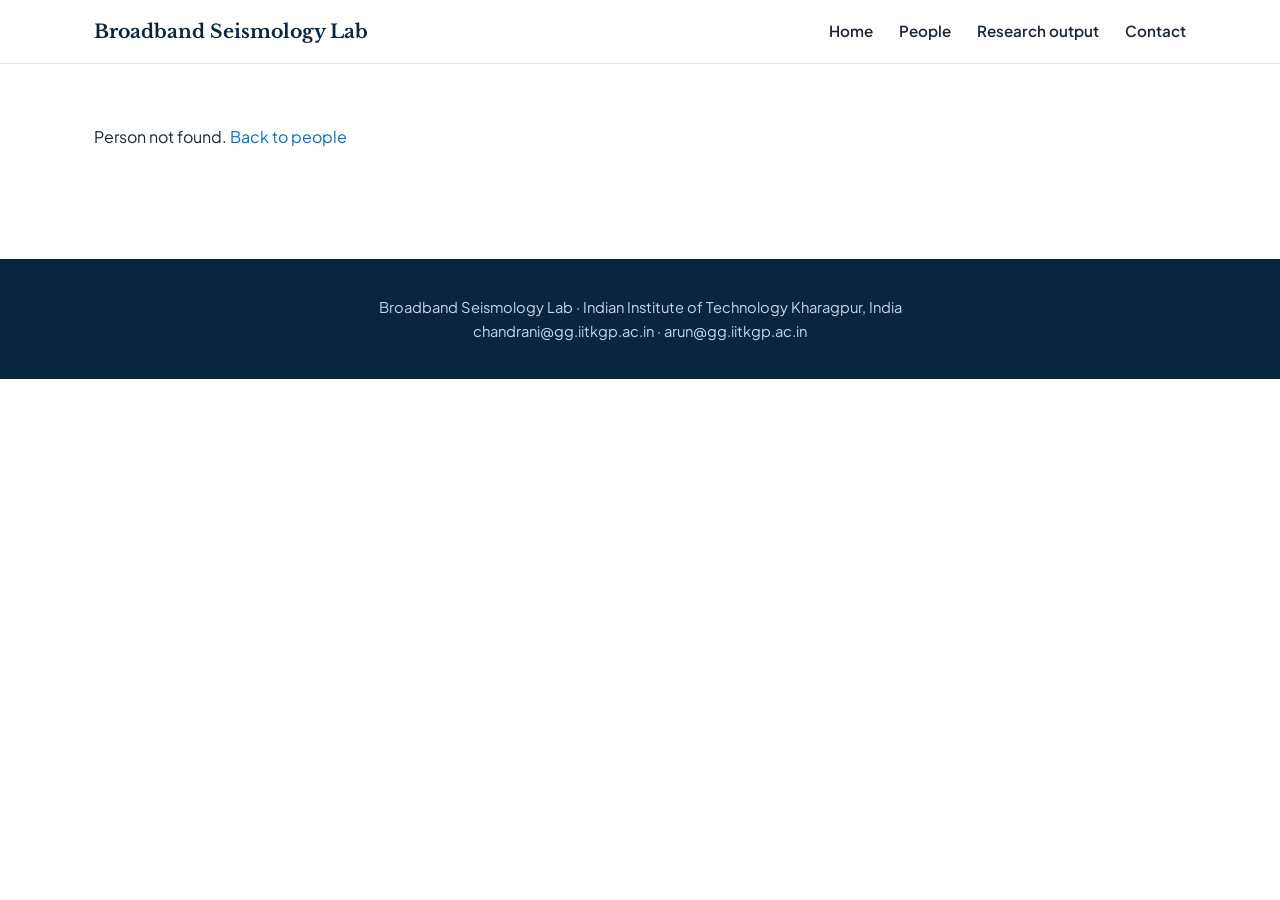
<file: person.html>
<!DOCTYPE html><html lang="en"><head><meta charset="utf-8"><meta name="viewport" content="width=device-width,initial-scale=1"><title>Profile</title><link rel="stylesheet" href="style.css?v=1793952700"></head><body>
<main id="person"></main>
<script src="data.js?v=1793952700"></script><script src="scholar_cache.js?v=1793952700"></script><script src="world_map_data.js?v=1793952700"></script><script src="app.js?v=1793952700"></script><script>layout('person.html');person()</script></body></html>
</file>
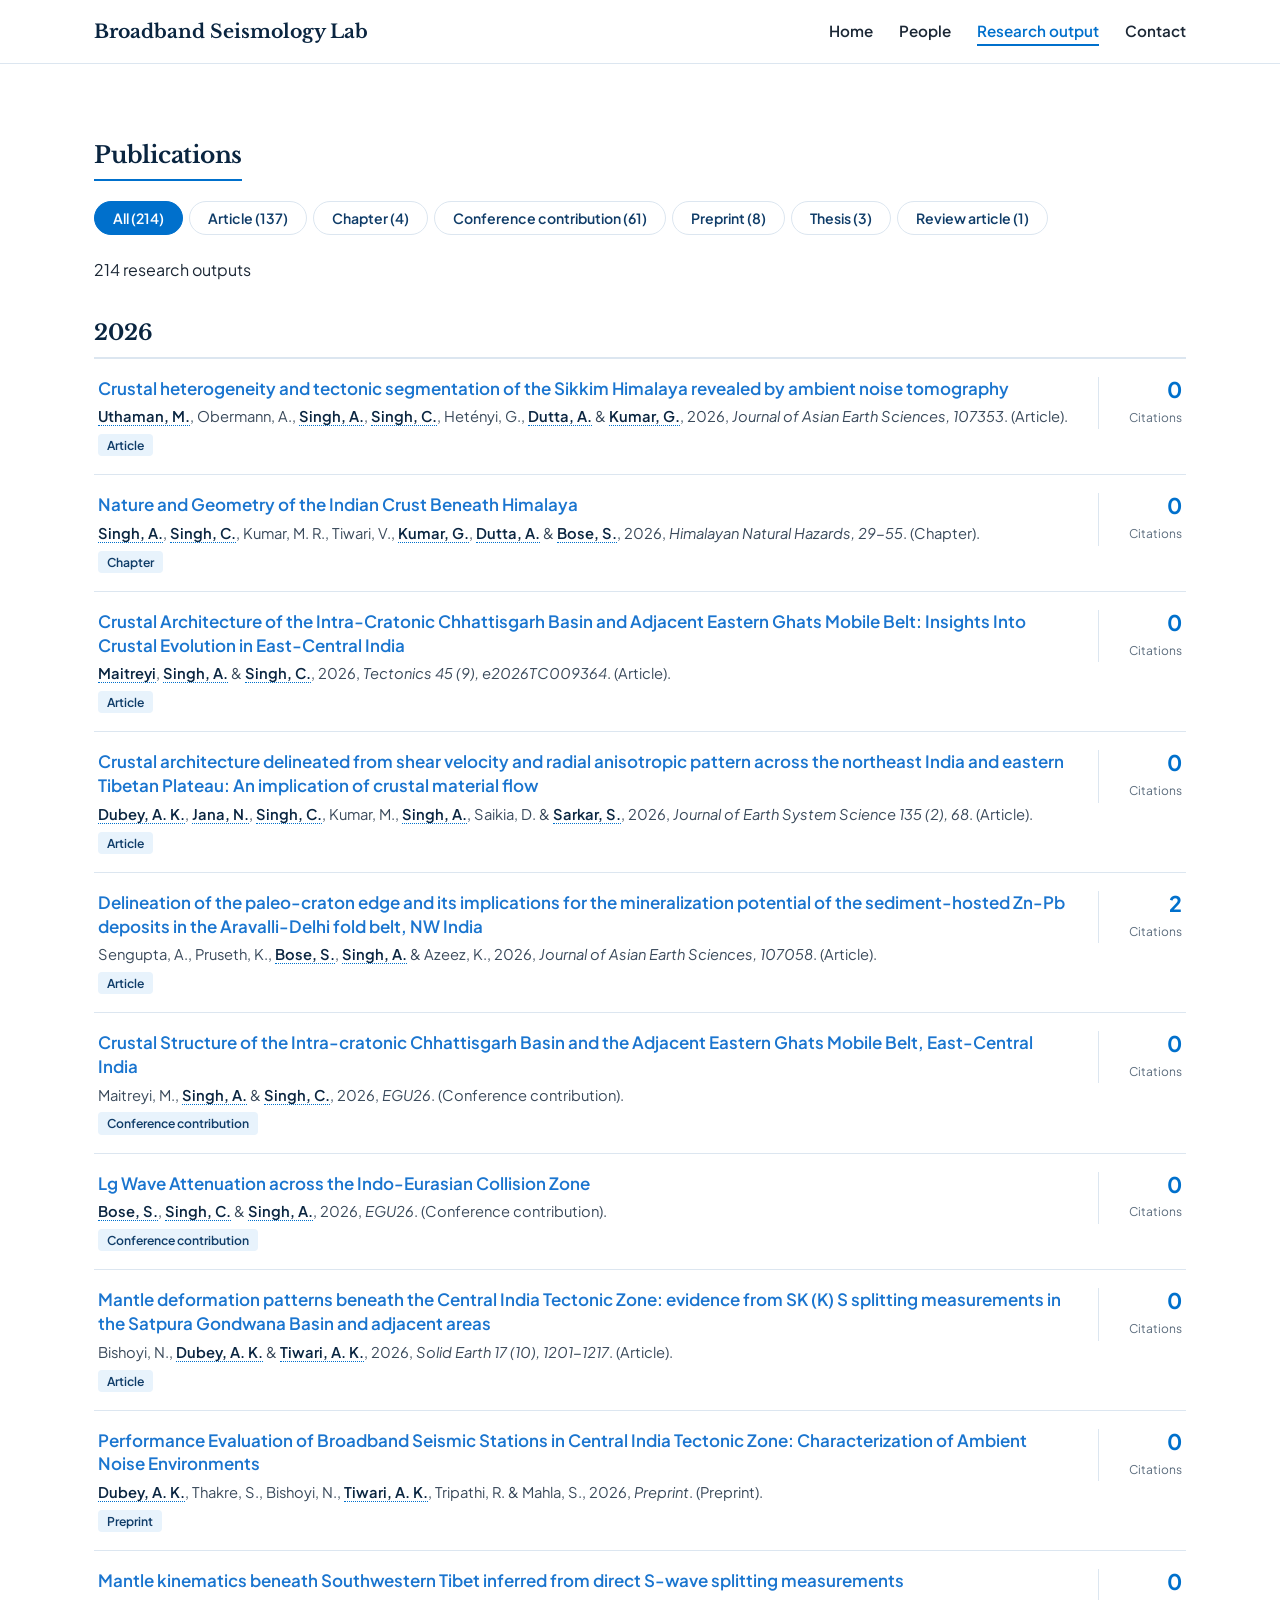
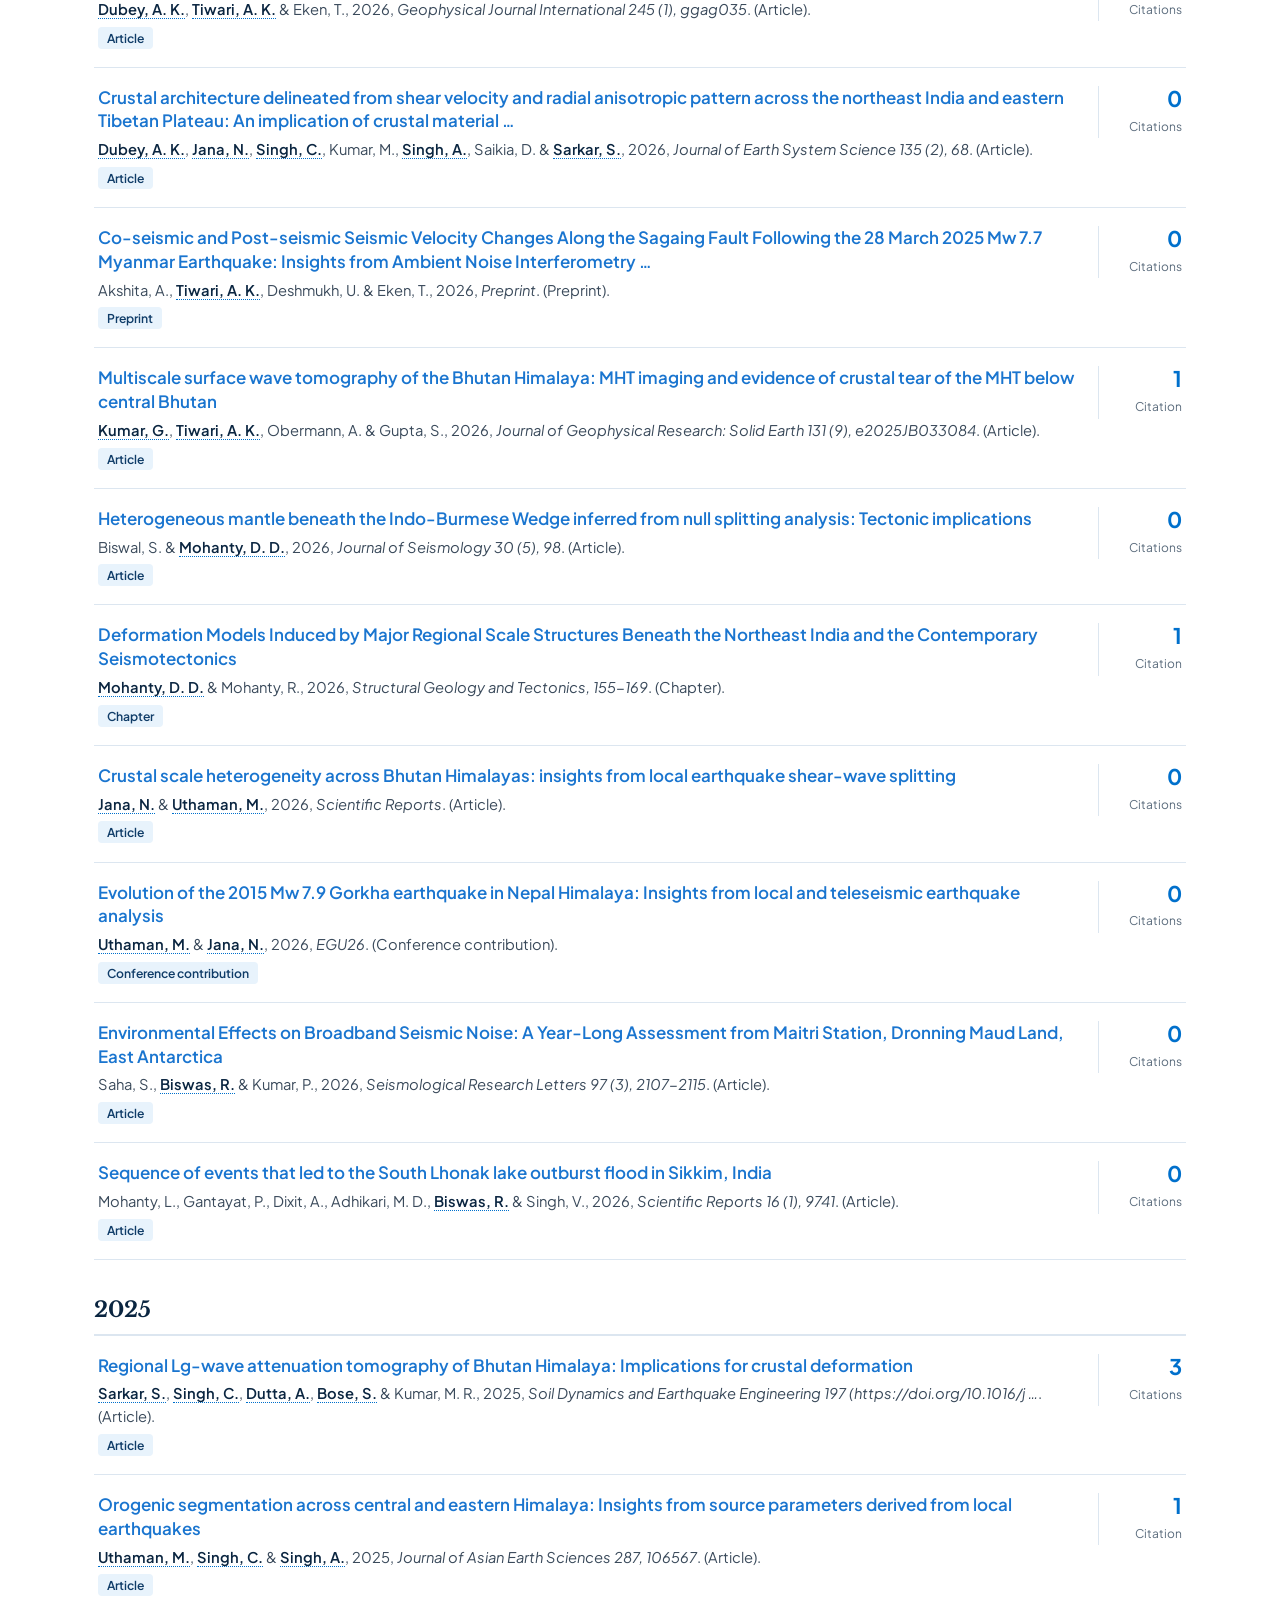
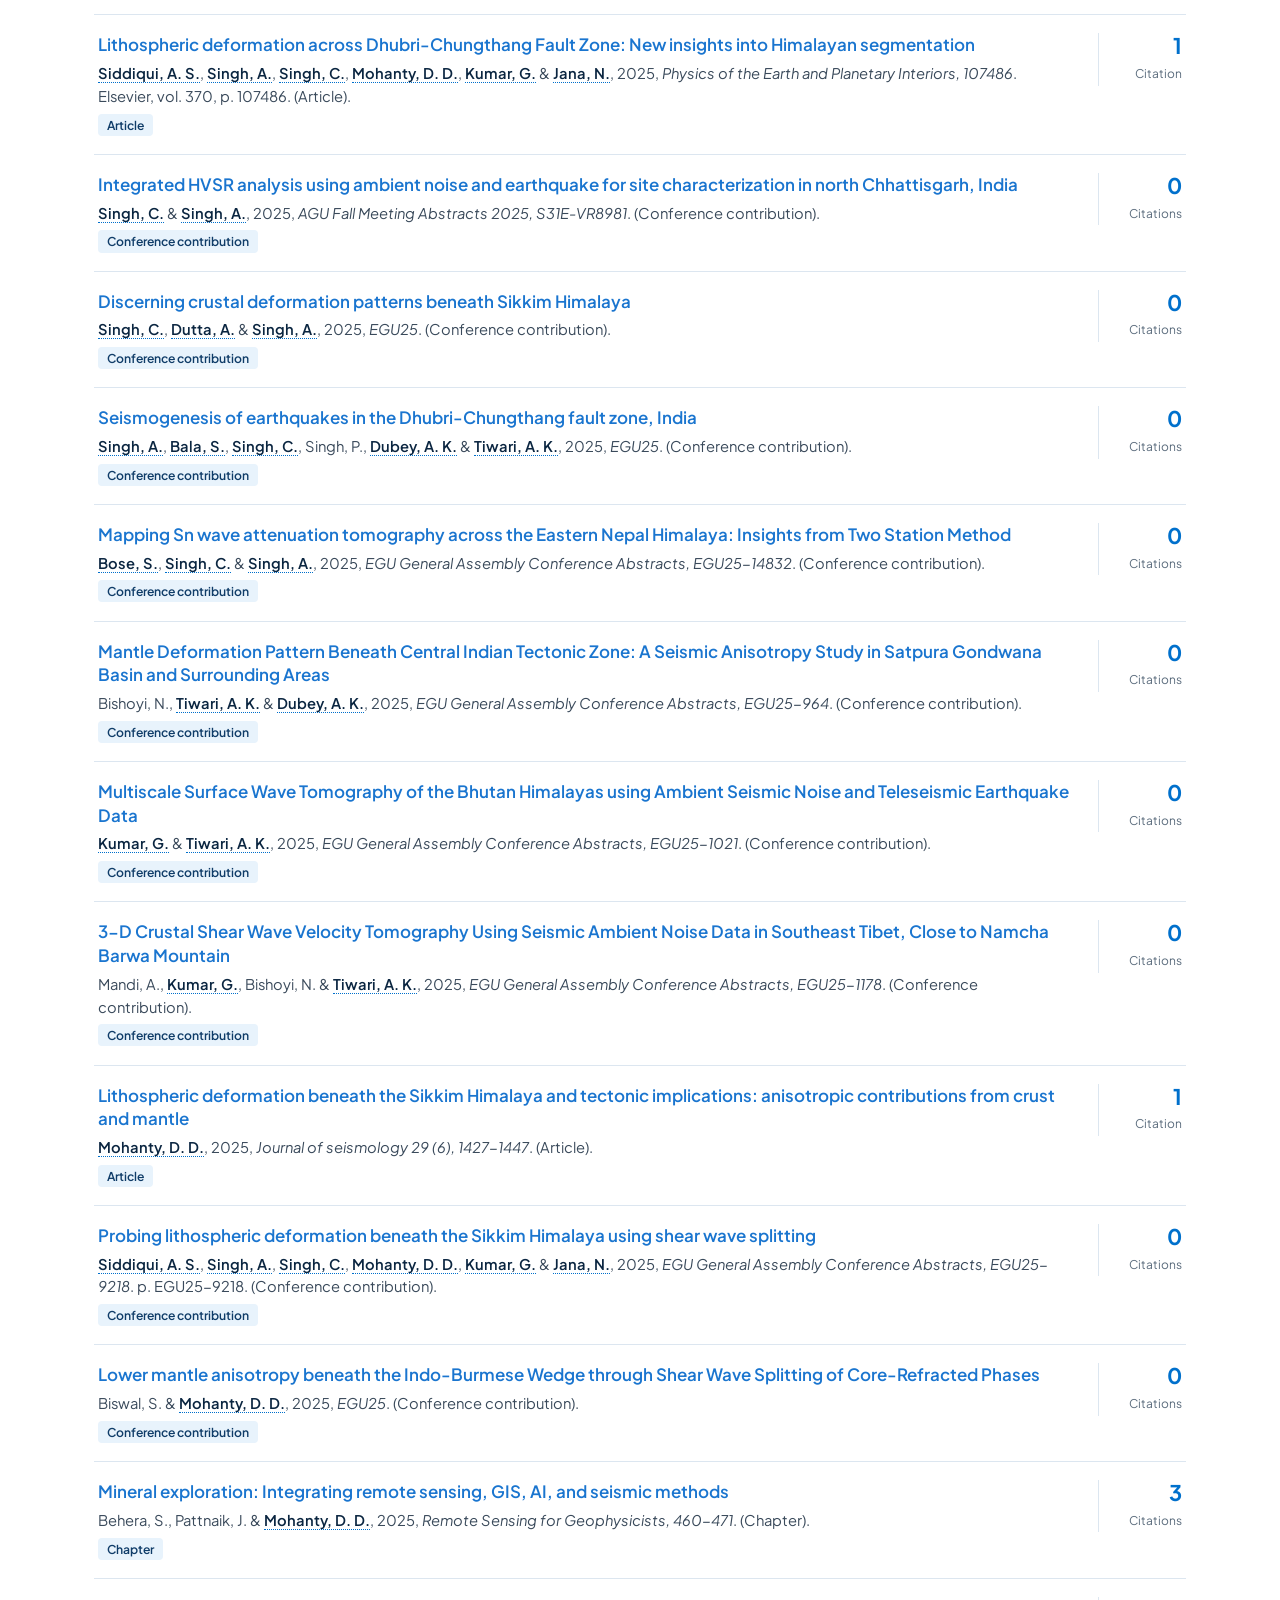
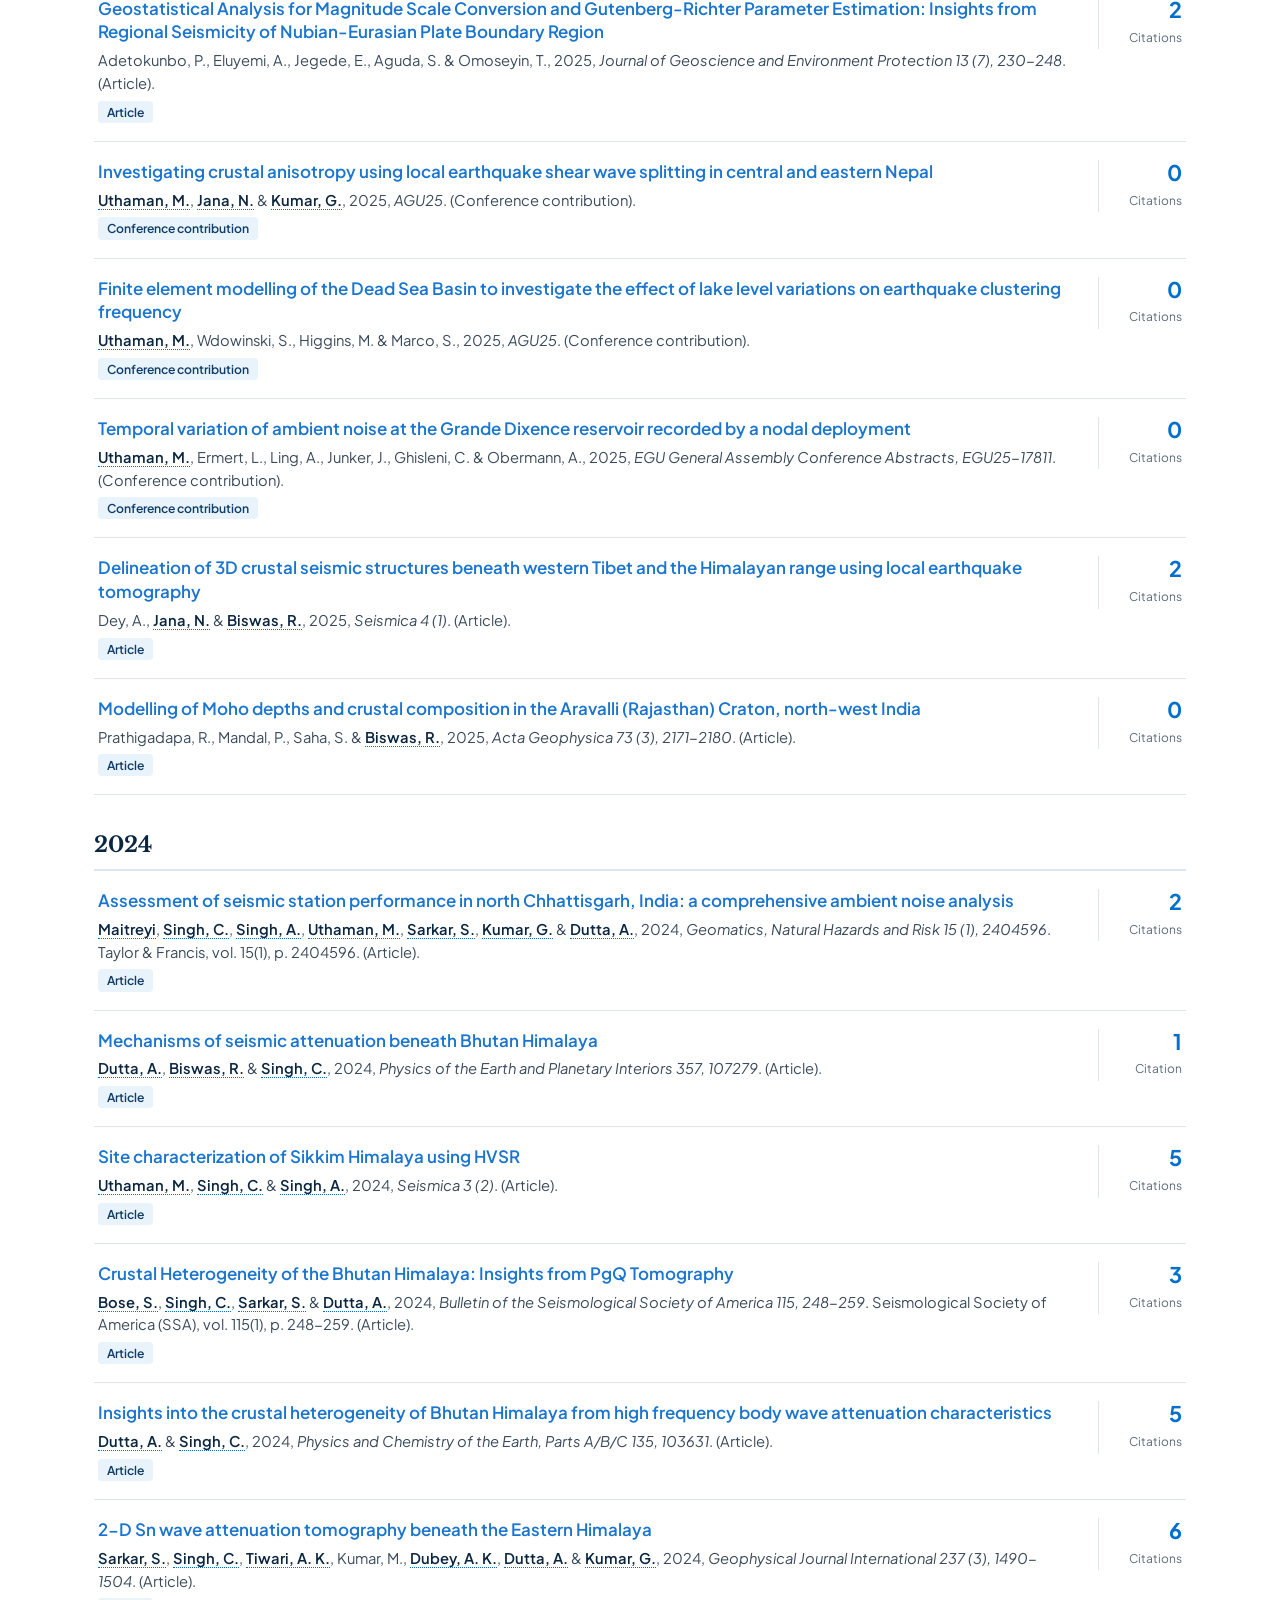
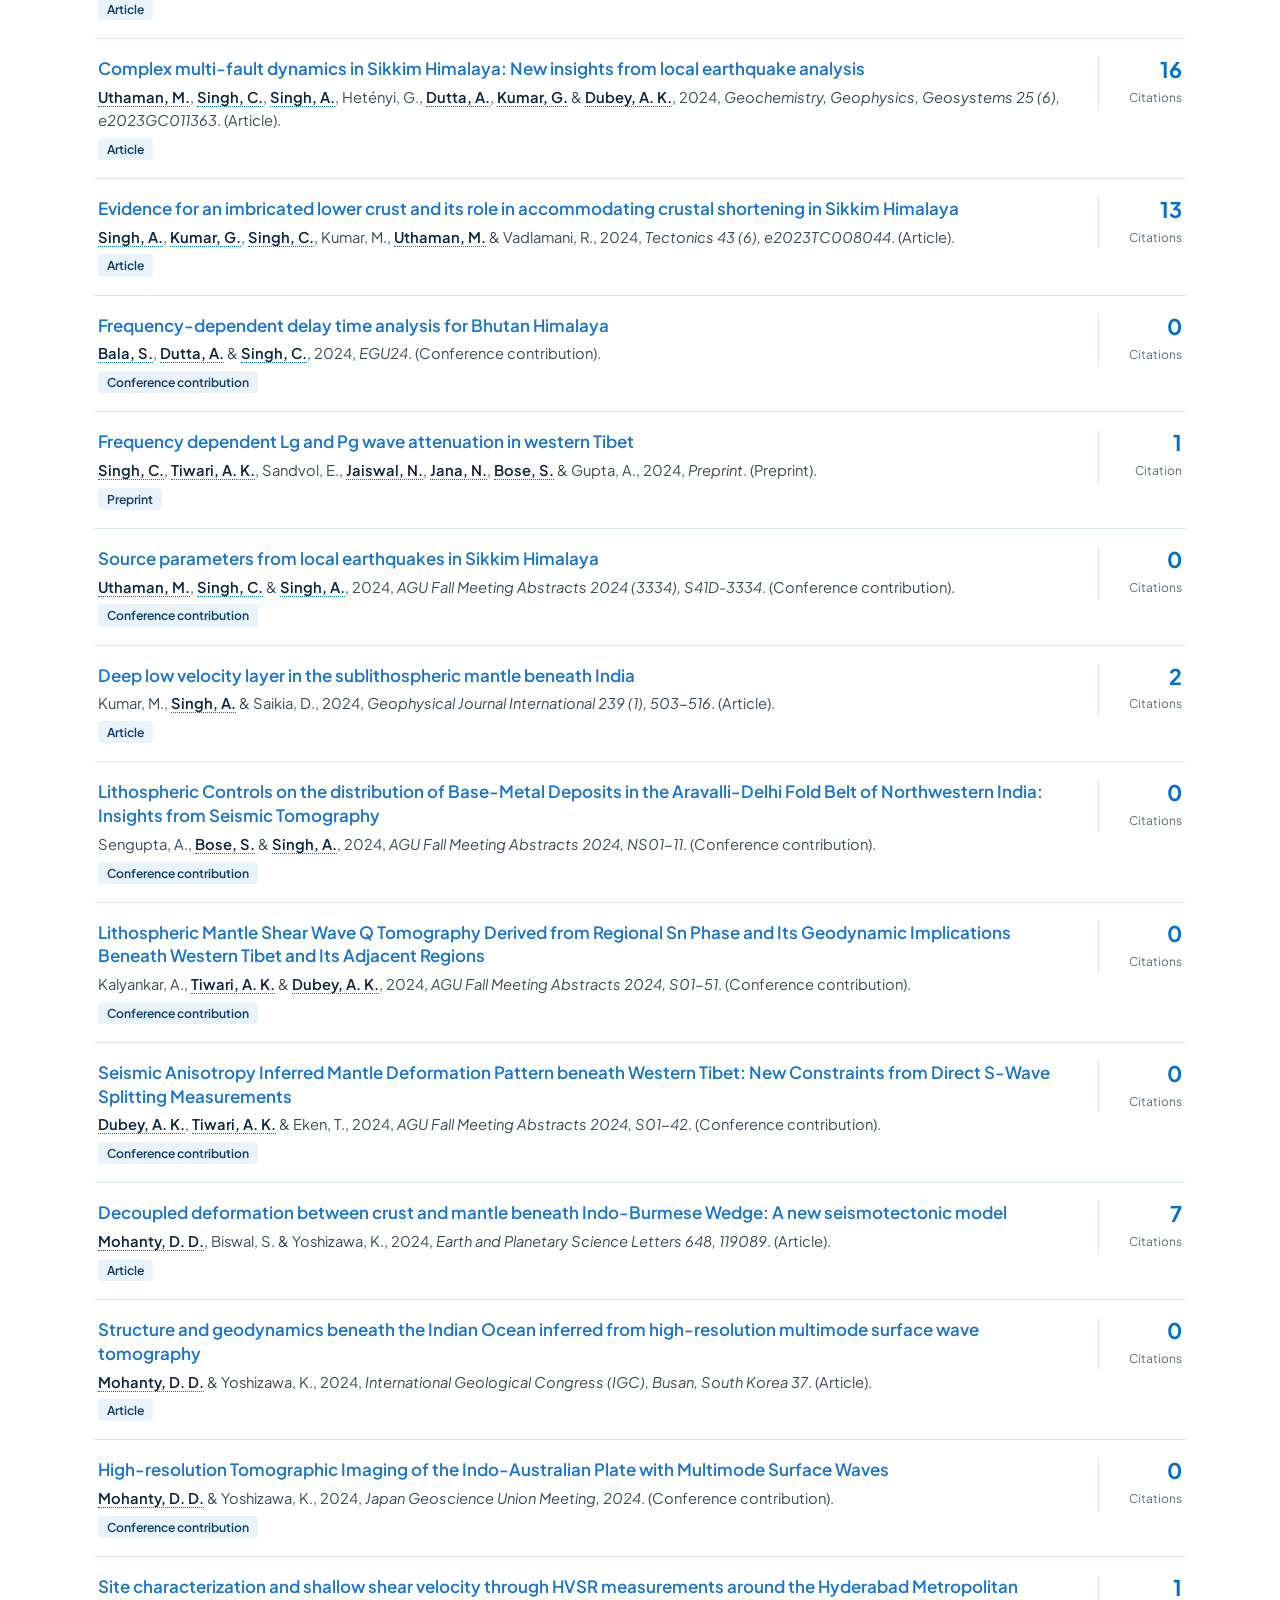
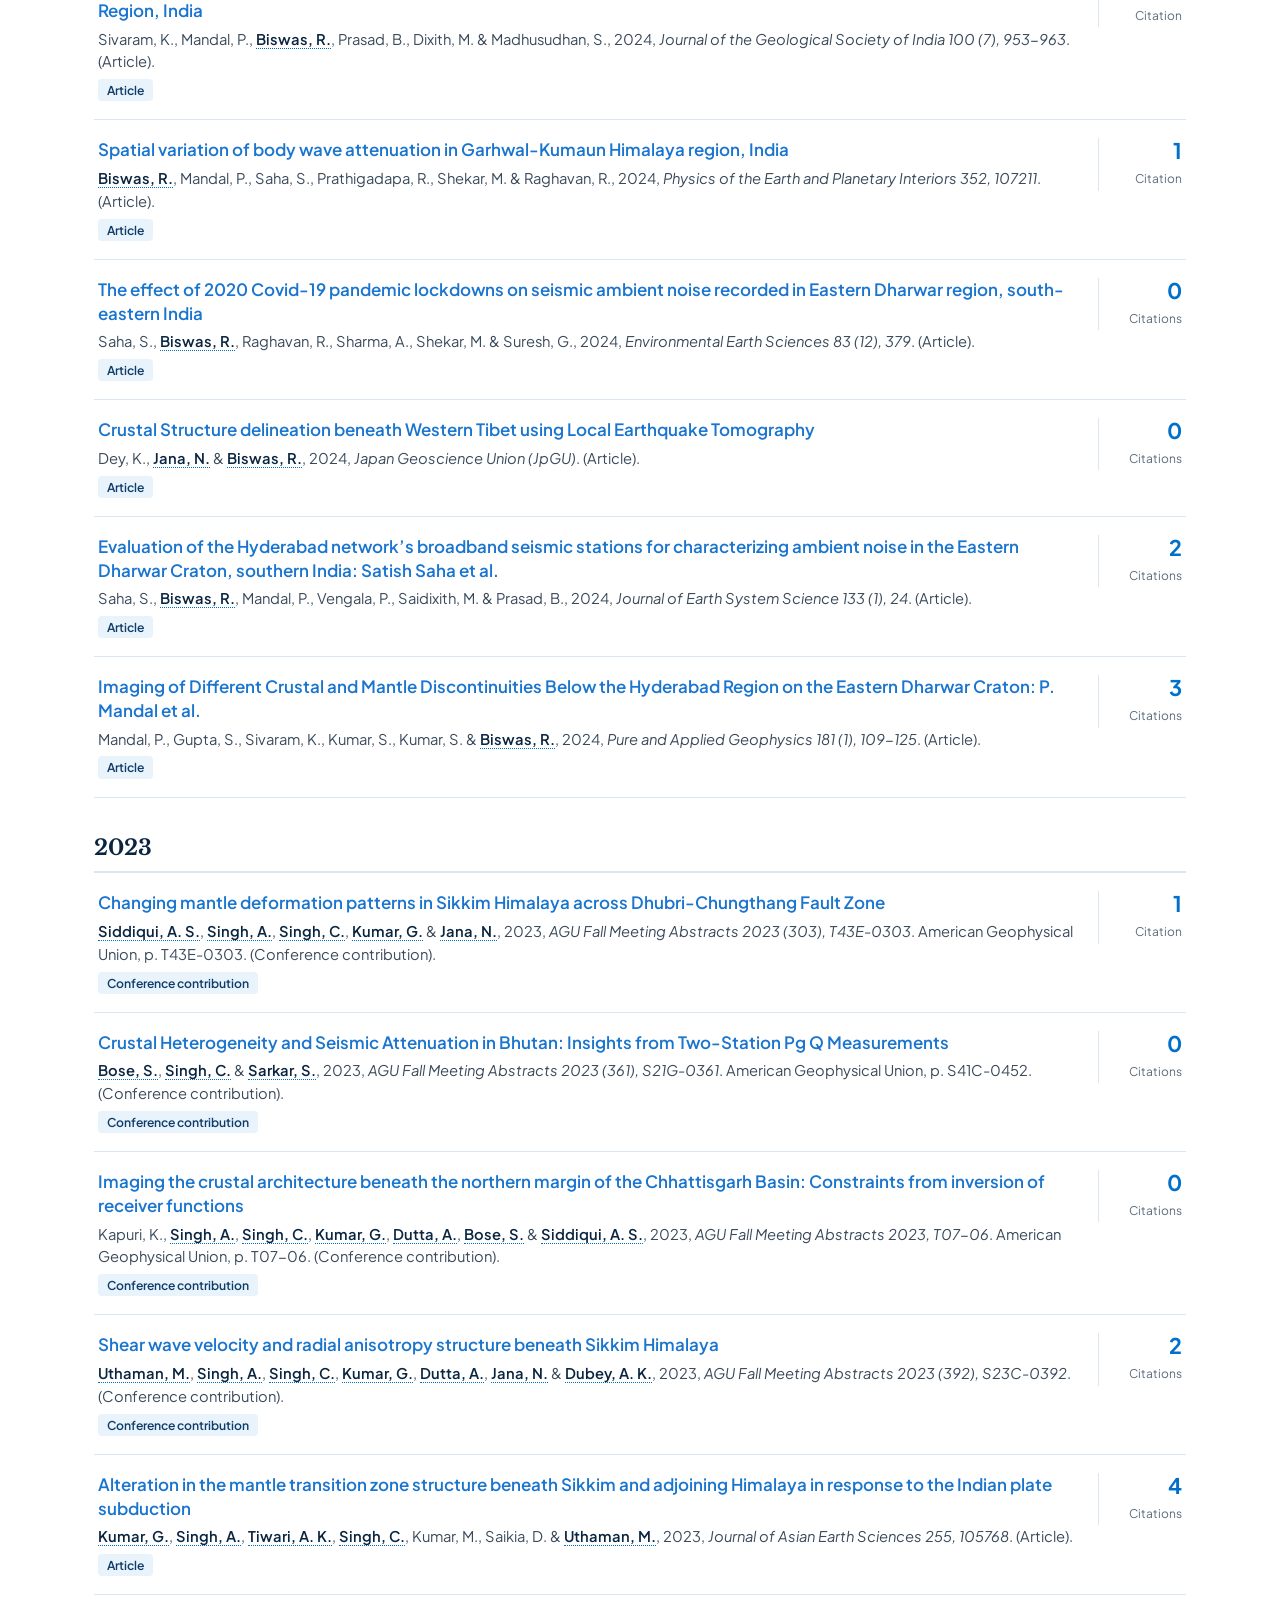
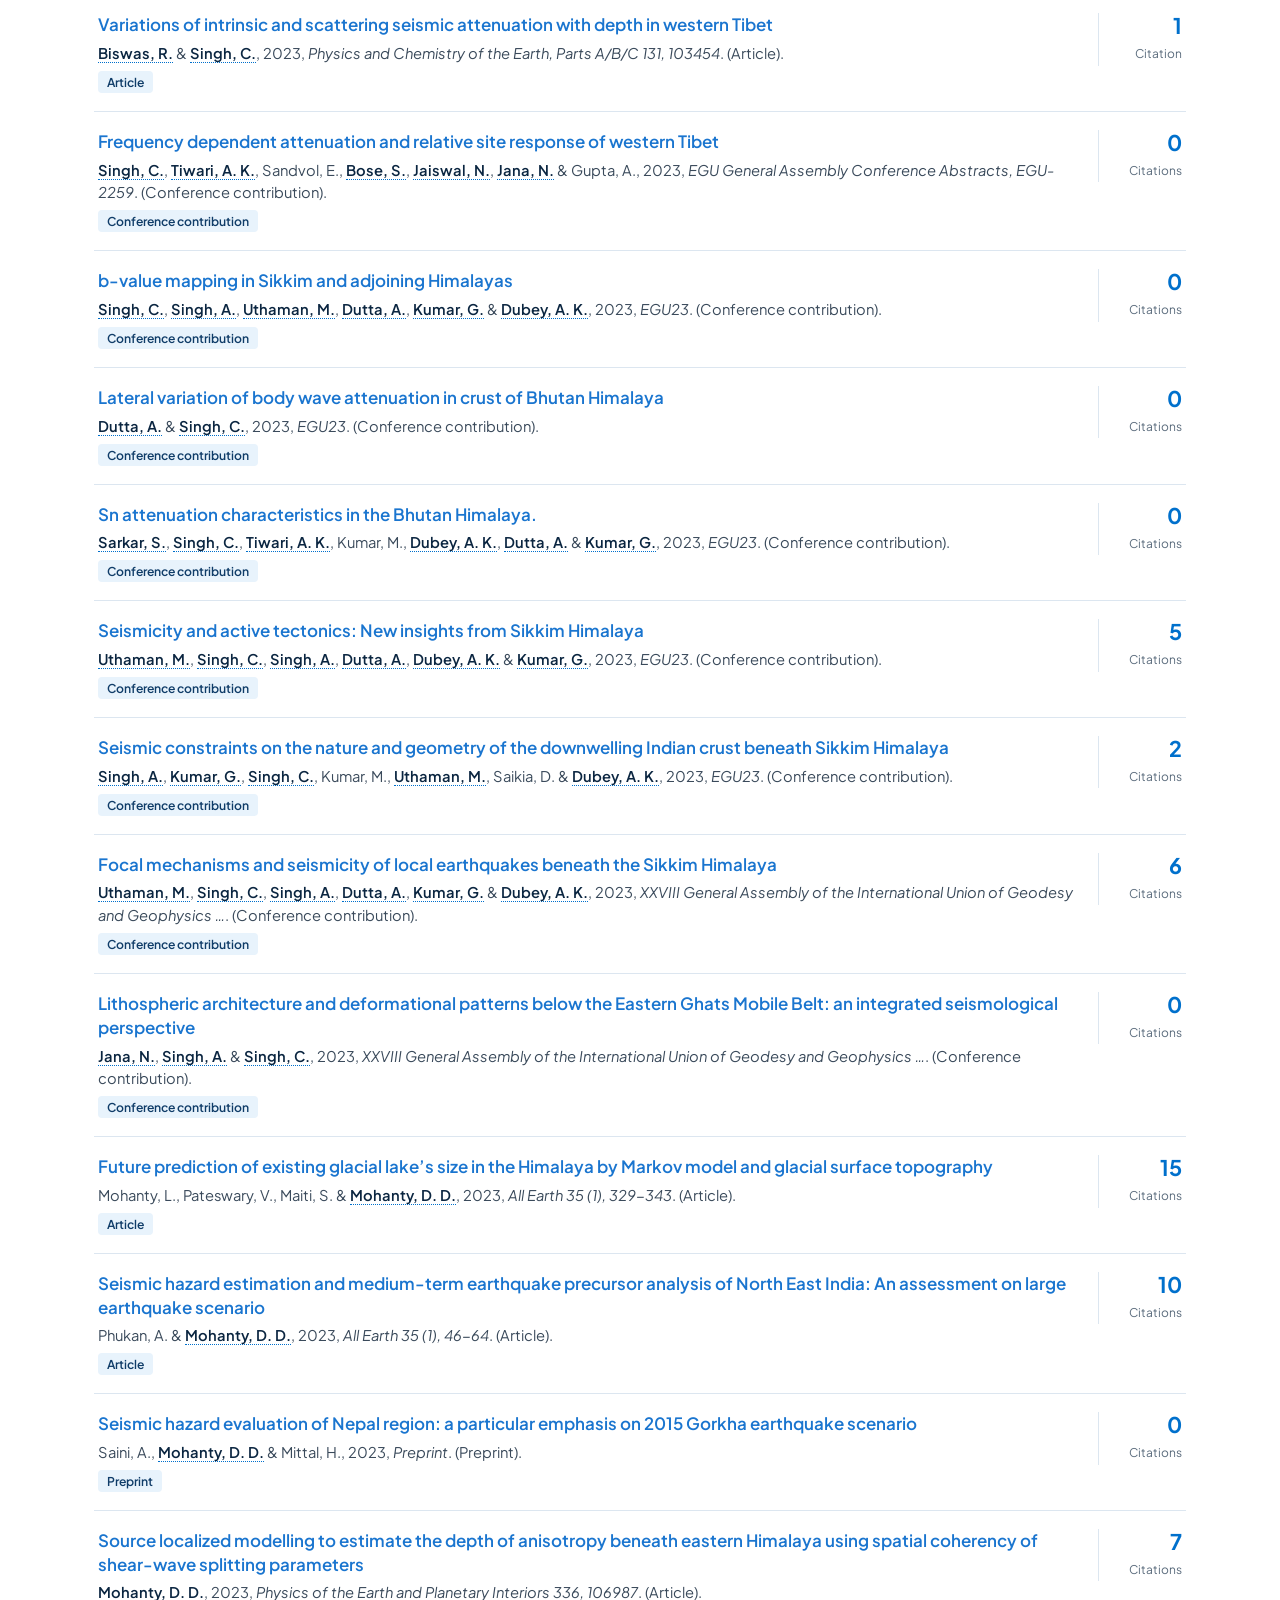
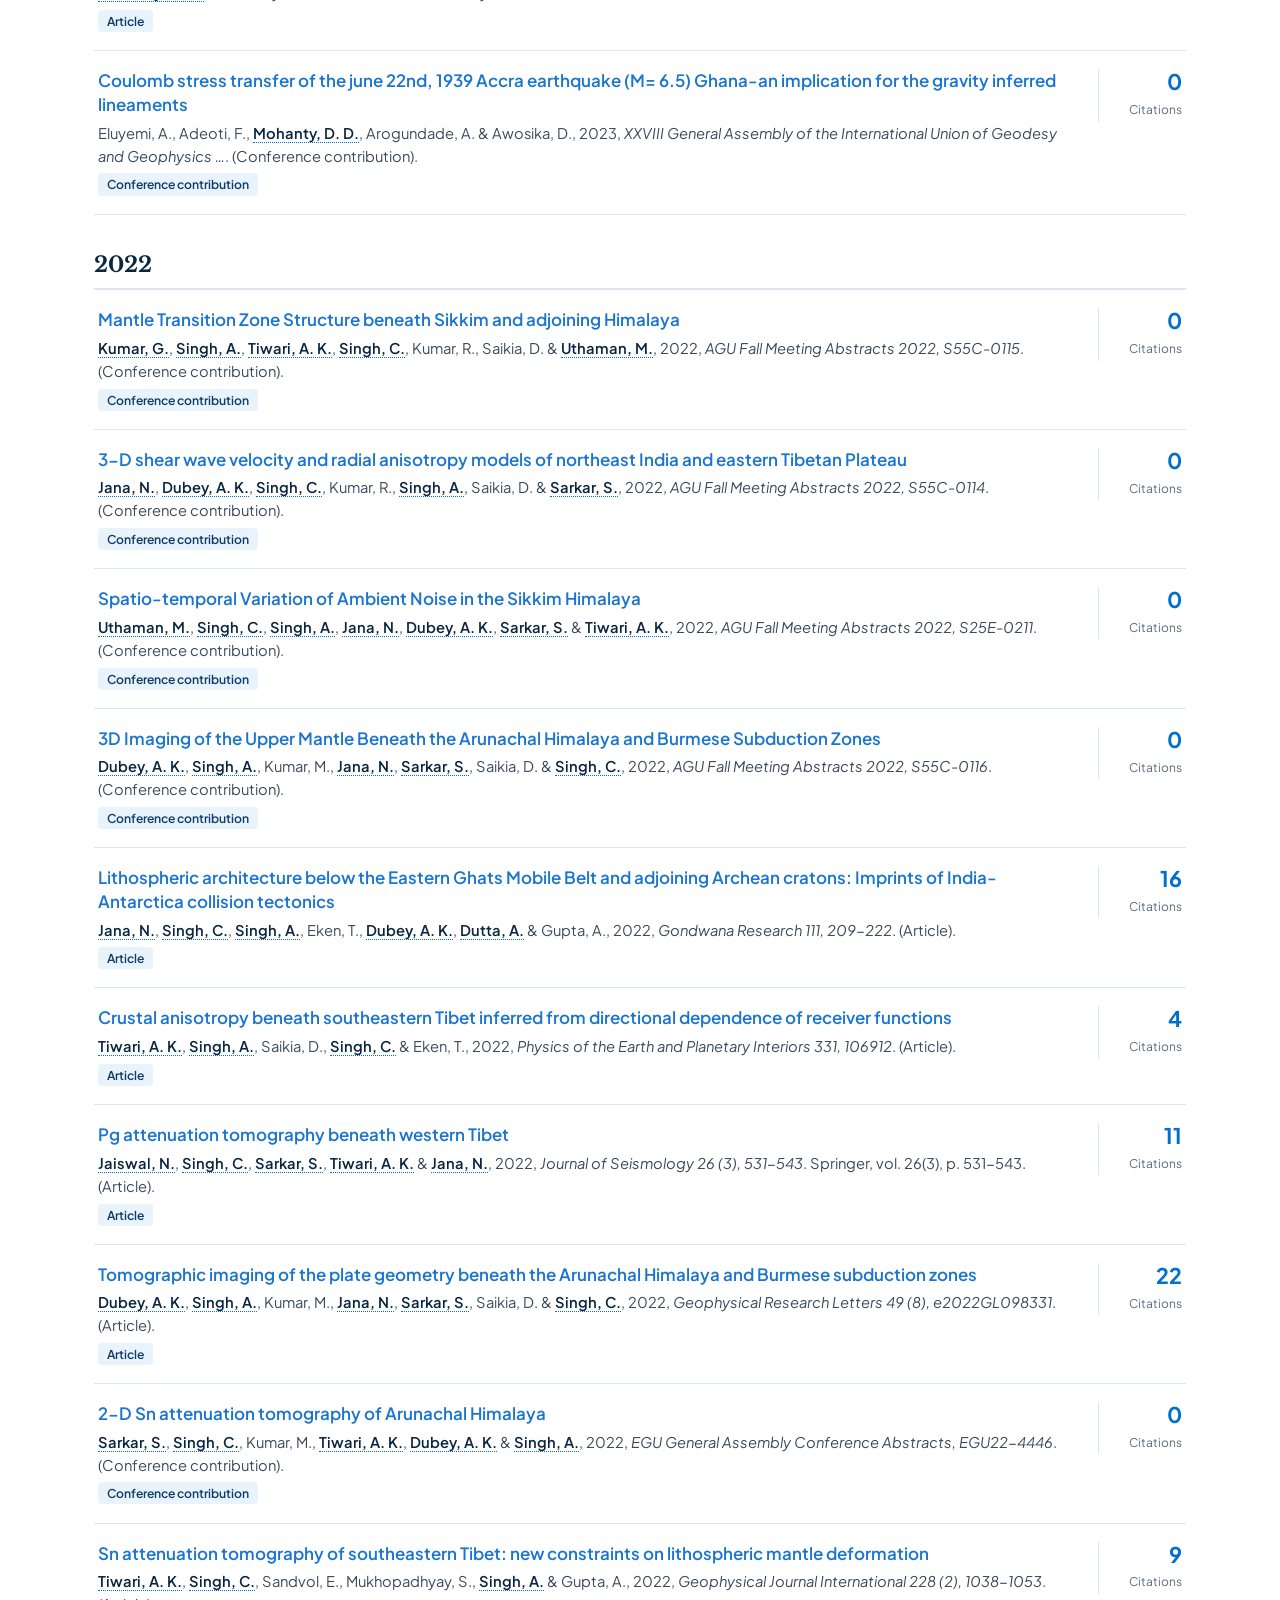
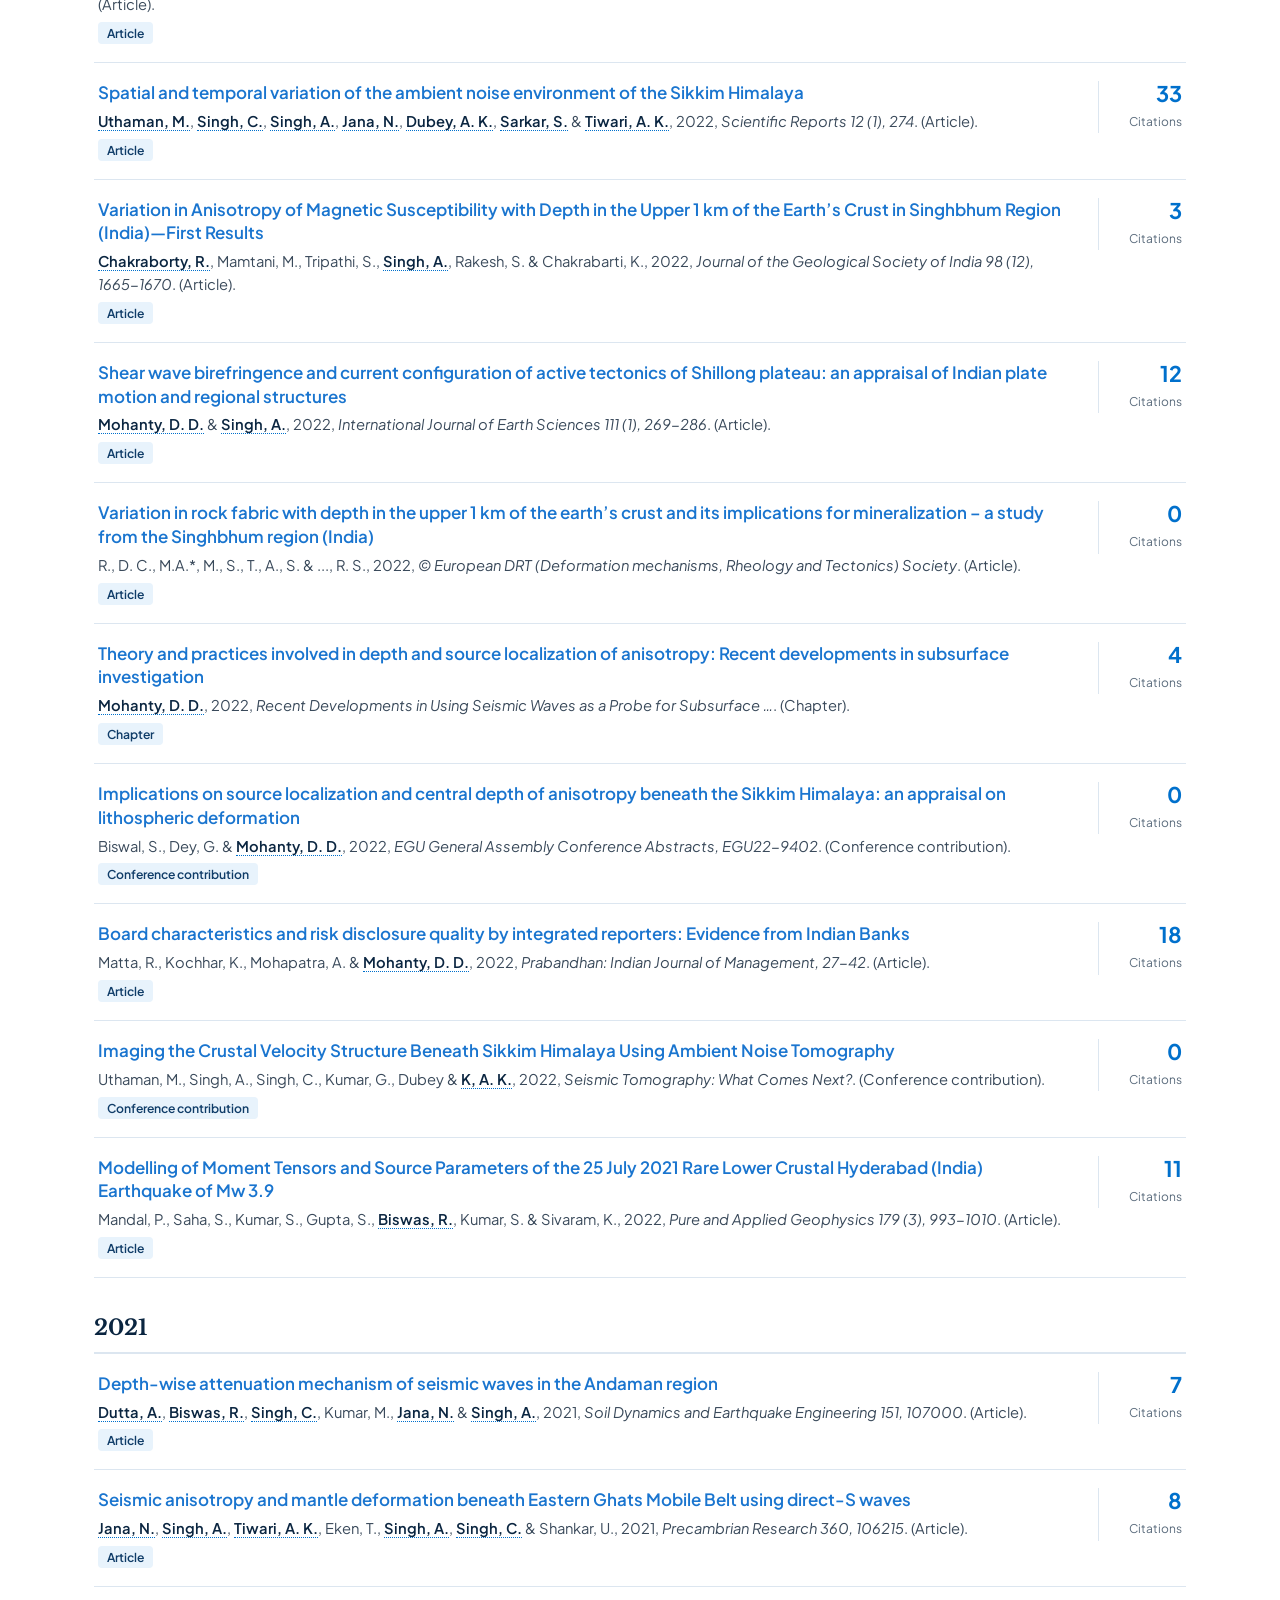
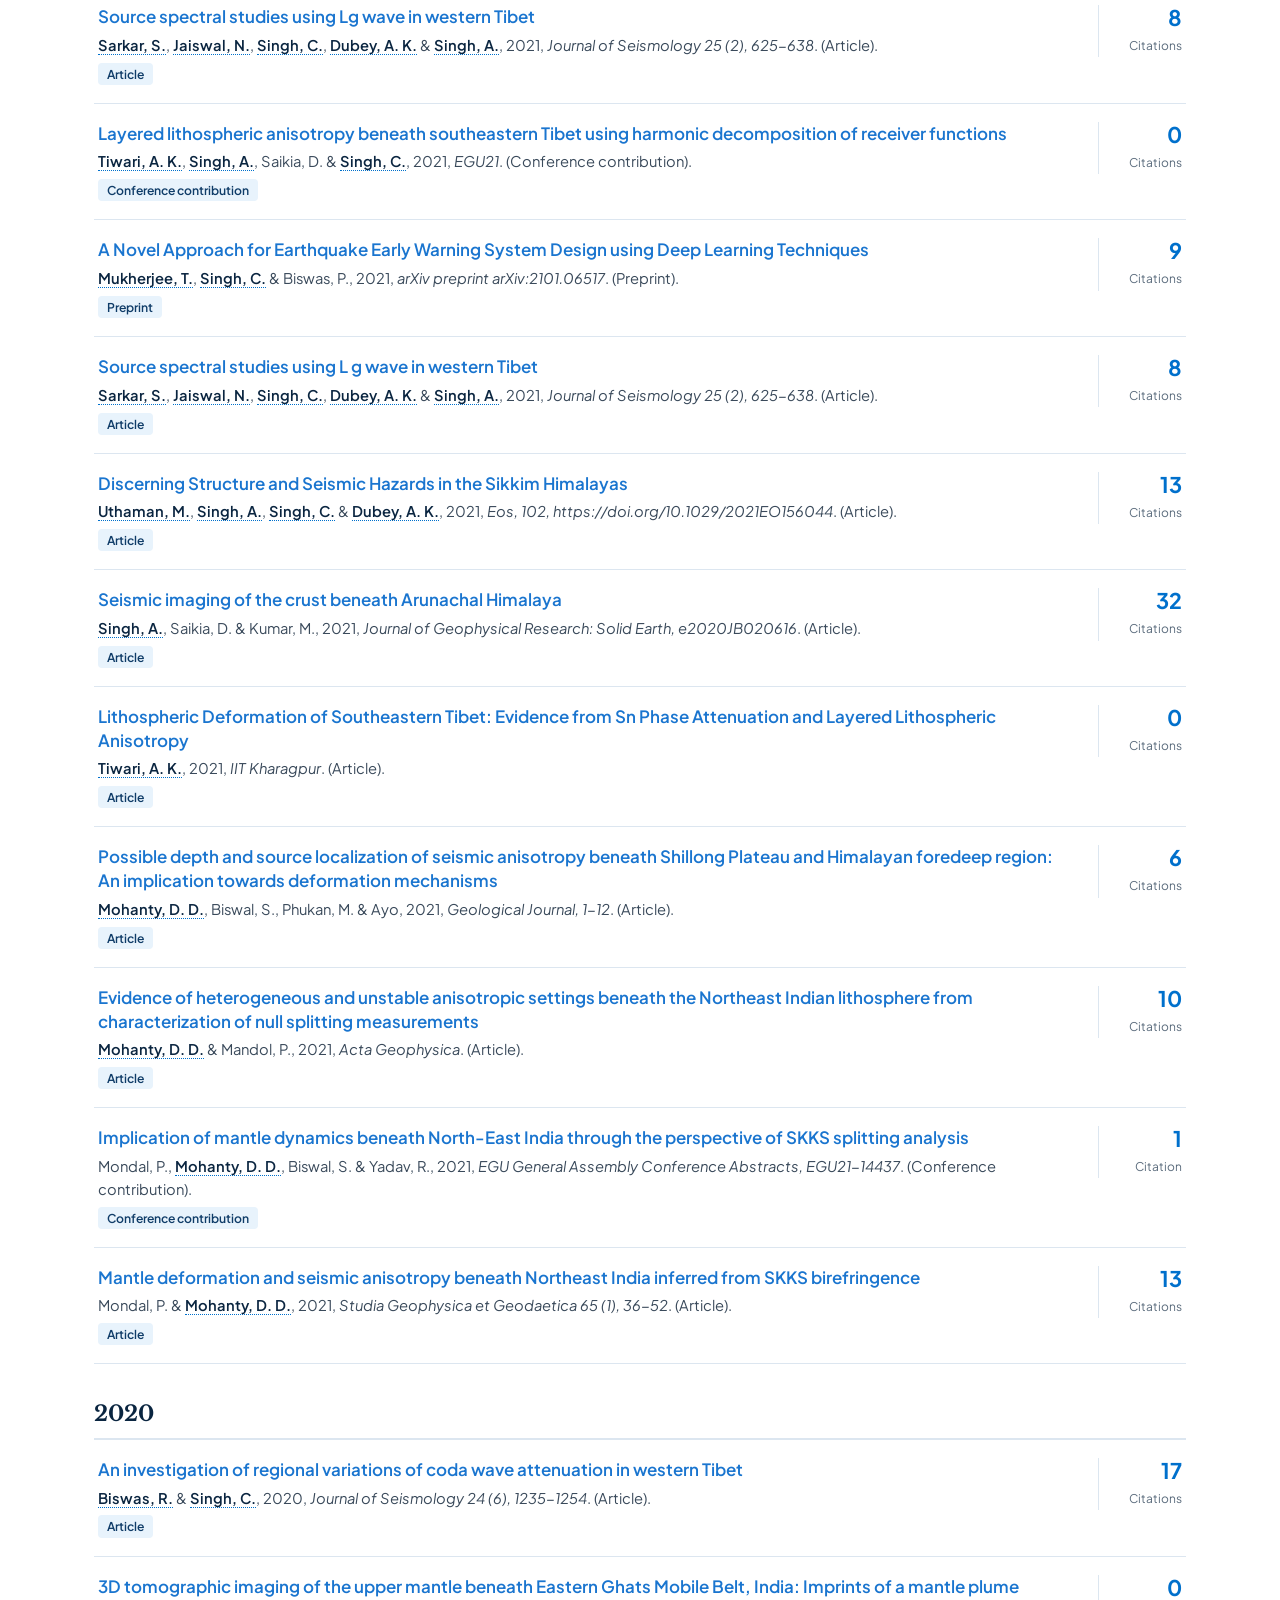
<file: publications.html>
<!DOCTYPE html><html lang="en"><head><meta charset="utf-8"><meta name="viewport" content="width=device-width,initial-scale=1"><title>Publications</title><link rel="stylesheet" href="style.css?v=1793952700"></head><body>
<main><h2>Publications</h2><div id="pubs"></div></main>
<script src="data.js?v=1793952700"></script><script src="scholar_cache.js?v=1793952700"></script><script src="world_map_data.js?v=1793952700"></script><script src="app.js?v=1793952700"></script><script>layout('publications.html');pubs()</script></body></html>
</file>
<file: style.css>
@import url('https://fonts.googleapis.com/css2?family=Libre+Baskerville:ital,wght@0,400;0,700;1,400&family=Plus+Jakarta+Sans:wght@400;500;600;700&display=swap');

:root {
  --navy: #0a2540;
  --blue: #0f3c68;
  --accent: #0070cc;
  --accent-light: #e8f3fc;
  --accent-hover: #005299;
  --bg: #ffffff;
  --grey: #f4f8fb;
  --border: #dce6f0;
  --text: #1b2735;
  --muted: #5a6b7c;
  --font-sans: 'Plus Jakarta Sans', system-ui, -apple-system, Segoe UI, Roboto, sans-serif;
  --font-serif: 'Libre Baskerville', Georgia, Cambria, serif;
}

* { box-sizing: border-box; }
body {
  margin: 0;
  font-family: var(--font-sans);
  color: var(--text);
  background: var(--bg);
  line-height: 1.65;
  -webkit-font-smoothing: antialiased;
}
h1, h2, .hero h1 {
  font-family: var(--font-serif);
  letter-spacing: -0.01em;
}
a { color: var(--accent); text-decoration: none; transition: color 0.15s ease; }
a:hover { color: var(--accent-hover); text-decoration: underline; }

header {
  position: sticky;
  top: 0;
  background: rgba(255, 255, 255, 0.96);
  backdrop-filter: blur(8px);
  border-bottom: 1px solid var(--border);
  z-index: 20;
}
nav {
  max-width: 1140px;
  margin: auto;
  padding: 16px 24px;
  display: flex;
  justify-content: space-between;
  align-items: center;
  flex-wrap: wrap;
  gap: 10px;
}
nav .brand {
  font-family: var(--font-serif);
  font-weight: 700;
  color: var(--navy);
  font-size: 1.18rem;
  text-decoration: none;
}
nav .links a {
  margin-left: 26px;
  color: var(--text);
  font-weight: 600;
  font-size: 0.95rem;
  text-decoration: none;
  padding-bottom: 4px;
}
nav .links a.on, nav .links a:hover {
  color: var(--accent);
  border-bottom: 2px solid var(--accent);
}

.hero {
  background: linear-gradient(135deg, #071b30 0%, #0f3c68 55%, #1660a8 100%);
  color: #fff;
  padding: 88px 24px;
}
.hero div { max-width: 1140px; margin: auto; }
.hero h1 { font-size: 2.6rem; margin: 0 0 14px; max-width: 820px; line-height: 1.25; }
.hero p { font-size: 1.15rem; max-width: 700px; opacity: 0.9; }
.btn {
  display: inline-block;
  background: var(--accent);
  color: #fff !important;
  padding: 11px 24px;
  border-radius: 5px;
  font-weight: 600;
  text-decoration: none !important;
  margin-top: 14px;
  box-shadow: 0 3px 10px rgba(0, 112, 204, 0.3);
}
.btn:hover { background: var(--accent-hover); }

main, section.wrap { max-width: 1140px; margin: auto; padding: 44px 24px; }
h2 {
  color: var(--navy);
  font-size: 1.45rem;
  border-bottom: 2px solid var(--accent);
  display: inline-block;
  padding-bottom: 5px;
  margin-top: 28px;
}

.grid {
  display: grid;
  grid-template-columns: repeat(auto-fill, minmax(240px, 1fr));
  gap: 24px;
  margin-top: 18px;
}
.card {
  background: var(--grey);
  border: 1px solid var(--border);
  border-radius: 8px;
  padding: 22px;
  text-decoration: none !important;
  color: var(--text);
  display: block;
  transition: transform 0.18s ease, box-shadow 0.18s ease;
}
.card:hover {
  transform: translateY(-3px);
  box-shadow: 0 8px 22px rgba(10, 37, 64, 0.09);
}
.card h3 { margin: 12px 0 4px; color: var(--navy); font-size: 1.08rem; }
.card small { color: var(--muted); }

.avatar {
  position: relative;
  width: 140px;
  height: 175px;
  border-radius: 6px;
  background: linear-gradient(135deg, #d7e8f7, #b9d6f2);
  object-fit: cover;
  display: flex;
  align-items: center;
  justify-content: center;
  font-size: 2.2rem;
  font-weight: 700;
  color: var(--navy);
  border: 2px solid #fff;
  box-shadow: 0 3px 12px rgba(10, 37, 64, 0.14);
  overflow: hidden;
}
.avatar img {
  position: absolute;
  inset: 0;
  width: 100%;
  height: 100%;
  object-fit: cover;
  object-position: center top;
  border-radius: inherit;
  display: block;
}

.tag {
  display: inline-block;
  background: var(--accent-light);
  color: var(--blue);
  border: 1px solid #cbe2f8;
  border-radius: 16px;
  padding: 3px 12px;
  margin: 3px 4px 3px 0;
  font-size: 0.82rem;
  font-weight: 500;
}
.badge {
  font-size: 0.75rem;
  background: var(--accent);
  color: #fff;
  padding: 2px 10px;
  border-radius: 12px;
  font-family: var(--font-sans);
  vertical-align: middle;
}

/* Directory search & rows */
.searchbar {
  width: 100%;
  padding: 12px 16px;
  border: 1px solid var(--border);
  border-radius: 6px;
  font-size: 0.98rem;
  font-family: var(--font-sans);
  margin: 16px 0;
  background: var(--grey);
}
.searchbar:focus { outline: 2px solid var(--accent); background: #fff; }
.tabs button {
  border: 1px solid var(--border);
  background: #fff;
  color: var(--blue);
  padding: 7px 18px;
  border-radius: 20px;
  cursor: pointer;
  margin: 0 6px 6px 0;
  font-family: var(--font-sans);
  font-weight: 600;
  font-size: 0.88rem;
  transition: all 0.15s;
}
.tabs button:hover { border-color: var(--accent); color: var(--accent); }
.tabs button.on { background: var(--accent); border-color: var(--accent); color: #fff; }

.row {
  display: flex;
  gap: 20px;
  align-items: center;
  padding: 18px 12px;
  border-bottom: 1px solid var(--border);
  text-decoration: none !important;
  color: var(--text);
  border-radius: 6px;
}
.row:hover { background: var(--grey); }
.row h3 { margin: 0 0 3px; color: var(--accent); font-size: 1.12rem; }
.row .avatar { width: 84px; height: 106px; border-radius: 6px; font-size: 1.5rem; flex: none; overflow: hidden; }
.row .pos { font-weight: 600; color: var(--navy); font-size: 0.94rem; }
.row .org, .org { color: var(--muted); font-size: 0.88rem; }
.row > div { flex: 1; }
.count { text-align: center; color: var(--muted); font-size: 0.8rem; min-width: 96px; }
.count b { font-size: 1.45rem; color: var(--navy); }

/* ANU-style Individual Profile Header */
.phead {
  display: flex;
  gap: 28px;
  flex-wrap: wrap;
  align-items: flex-start;
  border-bottom: 1px solid var(--border);
  padding-bottom: 26px;
}
.phead .avatar { width: 215px; height: 270px; border-radius: 6px; font-size: 3.4rem; overflow: hidden; flex: none; }
.phead > div:nth-child(2) { flex: 1; min-width: 260px; }
.phead h1 { margin: 0 0 4px; color: var(--navy); font-size: 2rem; }
.ptitle { font-size: 1.12rem; font-weight: 600; margin: 4px 0 6px; color: var(--blue); }
.pline { margin: 2px 0; color: var(--muted); font-size: 0.93rem; }
.exts { margin-top: 12px; display: flex; flex-wrap: wrap; gap: 8px; }
.exts a.ext {
  display: inline-flex;
  align-items: center;
  gap: 5px;
  padding: 5px 13px;
  border-radius: 5px;
  font-size: 0.85rem;
  font-weight: 600;
  background: var(--accent-light);
  color: var(--accent);
  border: 1px solid #c2dff8;
  text-decoration: none;
}
.exts a.ext:hover { background: var(--accent); color: #fff; }
.exts a.ext.ext-verified {
  background: var(--accent);
  color: #fff;
  border-color: var(--accent);
}
.exts a.ext.ext-verified:hover { background: var(--accent-hover); }

.metrics {
  display: flex;
  flex-direction: column;
  gap: 12px;
  background: var(--grey);
  border: 1px solid var(--border);
  border-radius: 8px;
  padding: 16px 20px;
  min-width: 310px;
}
.metrics-top {
  display: flex;
  gap: 16px;
  align-items: center;
  justify-content: space-between;
}
.metrics .m-count {
  text-align: center;
  font-size: 0.8rem;
  color: var(--muted);
  padding-right: 14px;
  border-right: 1px solid var(--border);
  min-width: 90px;
}
.metrics .m-count b {
  display: block;
  font-size: 1.9rem;
  color: var(--navy);
  line-height: 1.15;
}
.gs-table {
  border-collapse: collapse;
  font-size: 0.82rem;
  background: #fff;
  border: 1px solid var(--border);
  border-radius: 6px;
  overflow: hidden;
  flex: 1;
}
.gs-table th, .gs-table td { padding: 4px 11px; text-align: right; border-bottom: 1px solid var(--border); }
.gs-table th { background: #edf4fb; color: var(--navy); font-weight: 600; }
.gs-table th:first-child, .gs-table td:first-child { text-align: left; color: var(--muted); font-weight: 500; }
.gs-table b { font-size: 0.95rem !important; display: inline !important; color: var(--navy); }

/* ANU-style "Research activity per year" bar plot */
.yr-activity {
  border-top: 1px solid var(--border);
  padding-top: 10px;
  margin-top: 2px;
}
.yr-chart-row {
  display: flex;
  align-items: flex-end;
  gap: 8px;
}
.yr-bound {
  font-size: 0.76rem;
  font-weight: 600;
  color: var(--muted);
  line-height: 1;
  padding-bottom: 2px;
}
.yr-bars {
  flex: 1;
  height: 52px;
  display: flex;
  align-items: flex-end;
  gap: 3px;
  border-bottom: 1px solid #c6d8ec;
  padding: 0 2px;
}
.yr-col {
  flex: 1;
  height: 100%;
  display: flex;
  align-items: flex-end;
  cursor: pointer;
}
.yr-bar {
  width: 100%;
  min-width: 4px;
  background: linear-gradient(180deg, var(--accent) 0%, var(--blue) 100%);
  border-radius: 2px 2px 0 0;
  transition: opacity 0.15s ease, transform 0.15s ease;
}
.yr-bar.yr-zero {
  background: #d3e2f2;
}
.yr-col:hover .yr-bar {
  background: var(--navy);
}
.yr-caption {
  text-align: center;
  font-size: 0.78rem;
  color: var(--muted);
  margin-top: 5px;
  font-weight: 500;
}
.metrics-src {
  text-align: right;
  font-size: 0.75rem;
  color: var(--muted);
  display: block;
}

/* Profile Sub-navigation Tabs */
.ptabs { margin: 22px 0; border-bottom: 2px solid var(--border); }
.ptabs button {
  background: none;
  border: 0;
  padding: 11px 22px;
  font-size: 0.98rem;
  font-family: var(--font-sans);
  font-weight: 500;
  cursor: pointer;
  color: var(--muted);
  margin-bottom: -2px;
}
.ptabs button:hover { color: var(--accent); }
.ptabs button.on {
  border-bottom: 3px solid var(--accent);
  color: var(--navy);
  font-weight: 700;
}

/* ANU-style Publication List (Year header, light-blue title link, formatted reference, right-hand citation column) */
.year {
  font-family: var(--font-serif);
  font-size: 1.35rem;
  font-weight: 700;
  color: var(--navy);
  margin-top: 32px;
  padding-bottom: 6px;
  border-bottom: 2px solid var(--border);
}
ul.pubs { list-style: none; padding: 0; margin: 0; }
ul.pubs li.pub-row {
  display: flex;
  justify-content: space-between;
  align-items: flex-start;
  gap: 24px;
  padding: 18px 4px;
  border-bottom: 1px solid var(--border);
}
.pub-main { flex: 1; min-width: 0; }
.pub-title {
  font-size: 1.06rem;
  font-weight: 600;
  line-height: 1.4;
  margin-bottom: 5px;
}
.pub-title a, .pub-title span {
  color: #1a75cf;
  text-decoration: none;
}
.pub-title a:hover {
  color: var(--navy);
  text-decoration: underline;
}
.pub-ref {
  font-size: 0.92rem;
  color: #3a4a5b;
  line-height: 1.55;
}
.pub-ref a.author-link {
  color: var(--navy);
  font-weight: 600;
  border-bottom: 1px dotted var(--accent);
  text-decoration: none;
}
.pub-ref a.author-link:hover { color: var(--accent); }
.pub-sub {
  margin-top: 6px;
  font-size: 0.8rem;
  color: var(--muted);
}
.pub-type-pill {
  display: inline-block;
  background: var(--accent-light);
  color: var(--blue);
  font-weight: 600;
  padding: 1px 9px;
  border-radius: 4px;
  font-size: 0.76rem;
}
.pub-cite-col {
  flex: none;
  min-width: 84px;
  text-align: right;
  padding-left: 12px;
  border-left: 1px solid var(--border);
}
.pub-cite-num {
  display: block;
  font-size: 1.35rem;
  font-weight: 700;
  color: var(--accent);
  line-height: 1.2;
}
.pub-cite-lbl {
  font-size: 0.75rem;
  color: var(--muted);
}

/* Fingerprint bars */
.fp { display: flex; align-items: center; gap: 14px; margin: 8px 0; font-size: 0.92rem; }
.fp span { width: 260px; color: var(--navy); font-weight: 500; }
.bar { flex: 1; background: var(--accent-light); height: 13px; border-radius: 7px; overflow: hidden; }
.bar i { display: block; height: 100%; background: linear-gradient(90deg, var(--blue), var(--accent)); border-radius: 7px; }

/* Network Visualization */
.net-controls { margin: 14px 0; }
.net-controls button {
  border: 1px solid var(--border);
  background: #fff;
  color: var(--blue);
  padding: 6px 16px;
  border-radius: 20px;
  cursor: pointer;
  margin-right: 8px;
  font-family: var(--font-sans);
  font-weight: 600;
  font-size: 0.88rem;
}
.net-controls button.on { background: var(--accent); border-color: var(--accent); color: #fff; }
.net-wrap {
  display: grid;
  grid-template-columns: 1fr 280px;
  gap: 24px;
  align-items: start;
  margin-top: 14px;
}
@media (max-width: 850px) { .net-wrap { grid-template-columns: 1fr; } }
#netsvg {
  width: 100%;
  height: auto;
  background: var(--grey);
  border: 1px solid var(--border);
  border-radius: 8px;
  user-select: none;
}
.net-side {
  background: var(--grey);
  padding: 16px 18px;
  border-radius: 8px;
  border: 1px solid var(--border);
  max-height: 520px;
  overflow-y: auto;
}
.net-side h3 { margin: 0 0 10px; font-size: 1rem; color: var(--navy); }
.net-list { list-style: none; padding: 0; margin: 0; font-size: 0.88rem; }
.net-list li {
  display: flex;
  justify-content: space-between;
  align-items: center;
  padding: 7px 0;
  border-bottom: 1px solid var(--border);
  gap: 8px;
}
.net-list li b { color: var(--accent); }
.badge-sm {
  background: var(--accent);
  color: #fff;
  font-size: 0.68rem;
  padding: 1px 7px;
  border-radius: 8px;
  margin-left: 4px;
}

/* Network View Switcher (World Map vs Co-author Graph) */
.net-view-switch {
  display: flex;
  gap: 10px;
  margin: 16px 0 18px;
  border-bottom: 2px solid var(--border);
  padding-bottom: 12px;
}
.net-view-switch button {
  background: var(--grey);
  border: 1px solid var(--border);
  color: var(--navy);
  padding: 8px 18px;
  border-radius: 20px;
  font-size: 0.92rem;
  font-weight: 600;
  cursor: pointer;
  display: inline-flex;
  align-items: center;
  gap: 7px;
  transition: all 0.2s ease;
}
.net-view-switch button:hover {
  background: #e1edf8;
  border-color: var(--accent);
}
.net-view-switch button.on {
  background: var(--accent);
  color: #fff;
  border-color: var(--accent);
  box-shadow: 0 2px 8px rgba(0, 112, 204, 0.25);
}

/* Global Collaboration World Map */
.map-metrics-bar {
  display: flex;
  flex-wrap: wrap;
  gap: 12px;
  margin-bottom: 14px;
}
.map-stat-pill {
  background: var(--grey);
  border: 1px solid var(--border);
  border-radius: 6px;
  padding: 6px 14px;
  font-size: 0.85rem;
  color: var(--muted);
  display: inline-flex;
  align-items: center;
  gap: 6px;
}
.map-stat-pill b {
  color: var(--navy);
  font-size: 1.05rem;
}

.map-layout {
  display: grid;
  grid-template-columns: 1fr 320px;
  gap: 20px;
  align-items: start;
}
@media (max-width: 960px) {
  .map-layout { grid-template-columns: 1fr; }
}

.map-canvas-wrap {
  position: relative;
  background: #edf5fc;
  border: 1px solid var(--border);
  border-radius: 10px;
  overflow: hidden;
  box-shadow: 0 2px 12px rgba(10, 37, 64, 0.06);
}
#worldsvg {
  width: 100%;
  height: auto;
  display: block;
  user-select: none;
  touch-action: none;
  cursor: grab;
}
#worldsvg.is-panning {
  cursor: grabbing;
}

.map-zoom-controls {
  position: absolute;
  top: 14px;
  right: 14px;
  display: flex;
  flex-direction: column;
  gap: 6px;
  z-index: 10;
}
.map-zoom-controls button {
  width: 34px;
  height: 34px;
  background: #ffffff;
  border: 1px solid var(--border);
  border-radius: 6px;
  color: var(--navy);
  font-size: 1.15rem;
  font-weight: 700;
  display: flex;
  align-items: center;
  justify-content: center;
  cursor: pointer;
  box-shadow: 0 2px 6px rgba(0,0,0,0.1);
  transition: all 0.15s ease;
}
.map-zoom-controls button:hover {
  background: var(--accent);
  color: #fff;
  border-color: var(--accent);
}

/* Map Legend Overlay */
.map-legend-overlay {
  position: absolute;
  bottom: 12px;
  left: 12px;
  background: rgba(255, 255, 255, 0.94);
  backdrop-filter: blur(6px);
  border: 1px solid var(--border);
  border-radius: 6px;
  padding: 5px 12px;
  font-size: 0.76rem;
  color: #334155;
  display: flex;
  flex-wrap: wrap;
  gap: 12px;
  align-items: center;
  z-index: 5;
  pointer-events: none;
  box-shadow: 0 2px 8px rgba(0,0,0,0.06);
}
.map-legend-item {
  display: inline-flex;
  align-items: center;
  gap: 6px;
}
.legend-dot {
  width: 8px;
  height: 8px;
  border-radius: 50%;
  display: inline-block;
  flex-shrink: 0;
}
.legend-dot.home-dot { background: #0a2540; box-shadow: 0 0 0 2px #f59e0b; }
.legend-dot.intl-dot { background: #d97706; }
.legend-dot.nat-dot { background: #0070cc; }

/* Map SVG Elements */
.map-graticule {
  stroke: #dbe8f5;
  stroke-width: 0.65;
  stroke-dasharray: 2, 3;
  vector-effect: non-scaling-stroke;
}
.map-equator {
  stroke: #c8def2;
  stroke-width: 1;
  vector-effect: non-scaling-stroke;
}
.map-land {
  fill: #d3e4f3;
  transition: fill 0.2s ease;
}
.map-borders {
  fill: none;
  stroke: #b4cee6;
  stroke-width: 0.75;
  stroke-linejoin: round;
  vector-effect: non-scaling-stroke;
}

.flight-arc {
  fill: none;
  stroke: #0070cc;
  stroke-width: 1.8;
  stroke-opacity: 0.55;
  stroke-linecap: round;
  vector-effect: non-scaling-stroke;
  transition: stroke 0.2s, stroke-width 0.2s, stroke-opacity 0.2s;
}
.flight-arc.active-arc, .flight-arc:hover {
  stroke: #0a2540;
  stroke-width: 3.2;
  stroke-opacity: 0.98;
  filter: drop-shadow(0 2px 5px rgba(0, 112, 204, 0.4));
}
.flight-arc-glow {
  fill: none;
  stroke: #38bdf8;
  stroke-width: 4;
  stroke-opacity: 0.25;
  vector-effect: non-scaling-stroke;
}

@keyframes beaconPulse {
  0% { r: 7; opacity: 0.75; }
  70% { r: 24; opacity: 0; }
  100% { r: 24; opacity: 0; }
}
.beacon-pulse {
  animation: beaconPulse 2.4s infinite ease-out;
  vector-effect: non-scaling-stroke;
}

.hub-pin {
  cursor: pointer;
  transition: opacity 0.2s;
}
.hub-pin:hover circle.pin-core, .hub-pin.active-pin circle.pin-core {
  filter: drop-shadow(0 0 7px rgba(0, 112, 204, 0.75));
  stroke-width: 2.6;
}
.hub-pin circle.pin-core {
  stroke: #ffffff;
  stroke-width: 1.8;
  vector-effect: non-scaling-stroke;
  transition: stroke-width 0.15s ease, filter 0.15s ease;
}
.hub-pin.intl circle.pin-core {
  fill: #d97706;
}
.hub-pin.national circle.pin-core {
  fill: #0070cc;
}
.hub-pin text.pin-lbl {
  font-size: 10px;
  font-weight: 600;
  fill: #0a2540;
  text-shadow: 0 1px 3px rgba(255,255,255,0.9), 0 0 4px rgba(255,255,255,0.9);
  pointer-events: none;
}

/* Map Side Panel */
.map-side-panel {
  background: var(--grey);
  border: 1px solid var(--border);
  border-radius: 10px;
  padding: 16px;
  max-height: 520px;
  overflow-y: auto;
  display: flex;
  flex-direction: column;
  gap: 12px;
}
.map-side-panel h3 {
  margin: 0;
  font-size: 1.05rem;
  color: var(--navy);
  display: flex;
  align-items: center;
  justify-content: space-between;
}
.map-filter-tabs {
  display: flex;
  gap: 6px;
  flex-wrap: wrap;
}
.map-filter-tabs button {
  background: #fff;
  border: 1px solid var(--border);
  color: var(--blue);
  padding: 4px 10px;
  border-radius: 14px;
  font-size: 0.78rem;
  font-weight: 600;
  cursor: pointer;
}
.map-filter-tabs button.on {
  background: var(--accent);
  color: #fff;
  border-color: var(--accent);
}
.map-search-input {
  width: 100%;
  padding: 8px 12px;
  border: 1px solid var(--border);
  border-radius: 6px;
  font-size: 0.85rem;
  font-family: var(--font-sans);
  background: #fff;
}
.map-hub-list {
  list-style: none;
  padding: 0;
  margin: 0;
  display: flex;
  flex-direction: column;
  gap: 8px;
}
.map-hub-item {
  background: #fff;
  border: 1px solid var(--border);
  border-radius: 6px;
  padding: 10px 12px;
  cursor: pointer;
  transition: all 0.15s ease;
}
.map-hub-item:hover, .map-hub-item.active {
  border-color: var(--accent);
  box-shadow: 0 2px 8px rgba(0, 112, 204, 0.12);
  transform: translateY(-1px);
}
.map-hub-item.active {
  border-left: 4px solid var(--accent);
  background: #f0f7fd;
}
.map-hub-item-hdr {
  display: flex;
  justify-content: space-between;
  align-items: center;
  gap: 8px;
}
.map-hub-item-hdr strong {
  font-size: 0.9rem;
  color: var(--navy);
}
.map-hub-badge {
  background: var(--accent-light);
  color: var(--blue);
  font-size: 0.75rem;
  font-weight: 700;
  padding: 2px 7px;
  border-radius: 10px;
  white-space: nowrap;
}
.map-hub-badge.intl-badge {
  background: #fef3c7;
  color: #92400e;
}
.map-hub-loc {
  font-size: 0.78rem;
  color: var(--muted);
  margin-top: 3px;
}
.map-hub-people {
  font-size: 0.78rem;
  color: var(--blue);
  margin-top: 4px;
}

/* Hub Detail Drawer (Modal/Card below map) */
.hub-detail-card {
  margin-top: 14px;
  background: #fff;
  border: 1px solid var(--border);
  border-left: 4px solid var(--accent);
  border-radius: 8px;
  padding: 14px 18px;
  box-shadow: 0 2px 10px rgba(10, 37, 64, 0.05);
  animation: fadeIn 0.2s ease-out;
}
.hub-detail-card h4 {
  margin: 0 0 4px;
  color: var(--navy);
  font-size: 1.05rem;
  display: flex;
  align-items: center;
  gap: 8px;
}
.hub-detail-card p {
  margin: 3px 0;
  font-size: 0.88rem;
  color: var(--text);
}
.hub-pubs-list {
  margin: 8px 0 0 16px;
  padding: 0;
  font-size: 0.85rem;
  color: var(--text);
  max-height: 160px;
  overflow-y: auto;
}
.hub-pubs-list li {
  margin-bottom: 5px;
}
.hub-pubs-list a {
  color: #1a75cf;
  font-weight: 600;
}

footer {
  background: var(--navy);
  color: #c5d7ea;
  padding: 36px 24px;
  text-align: center;
  font-size: 0.92rem;
  margin-top: 48px;
}
</file>
